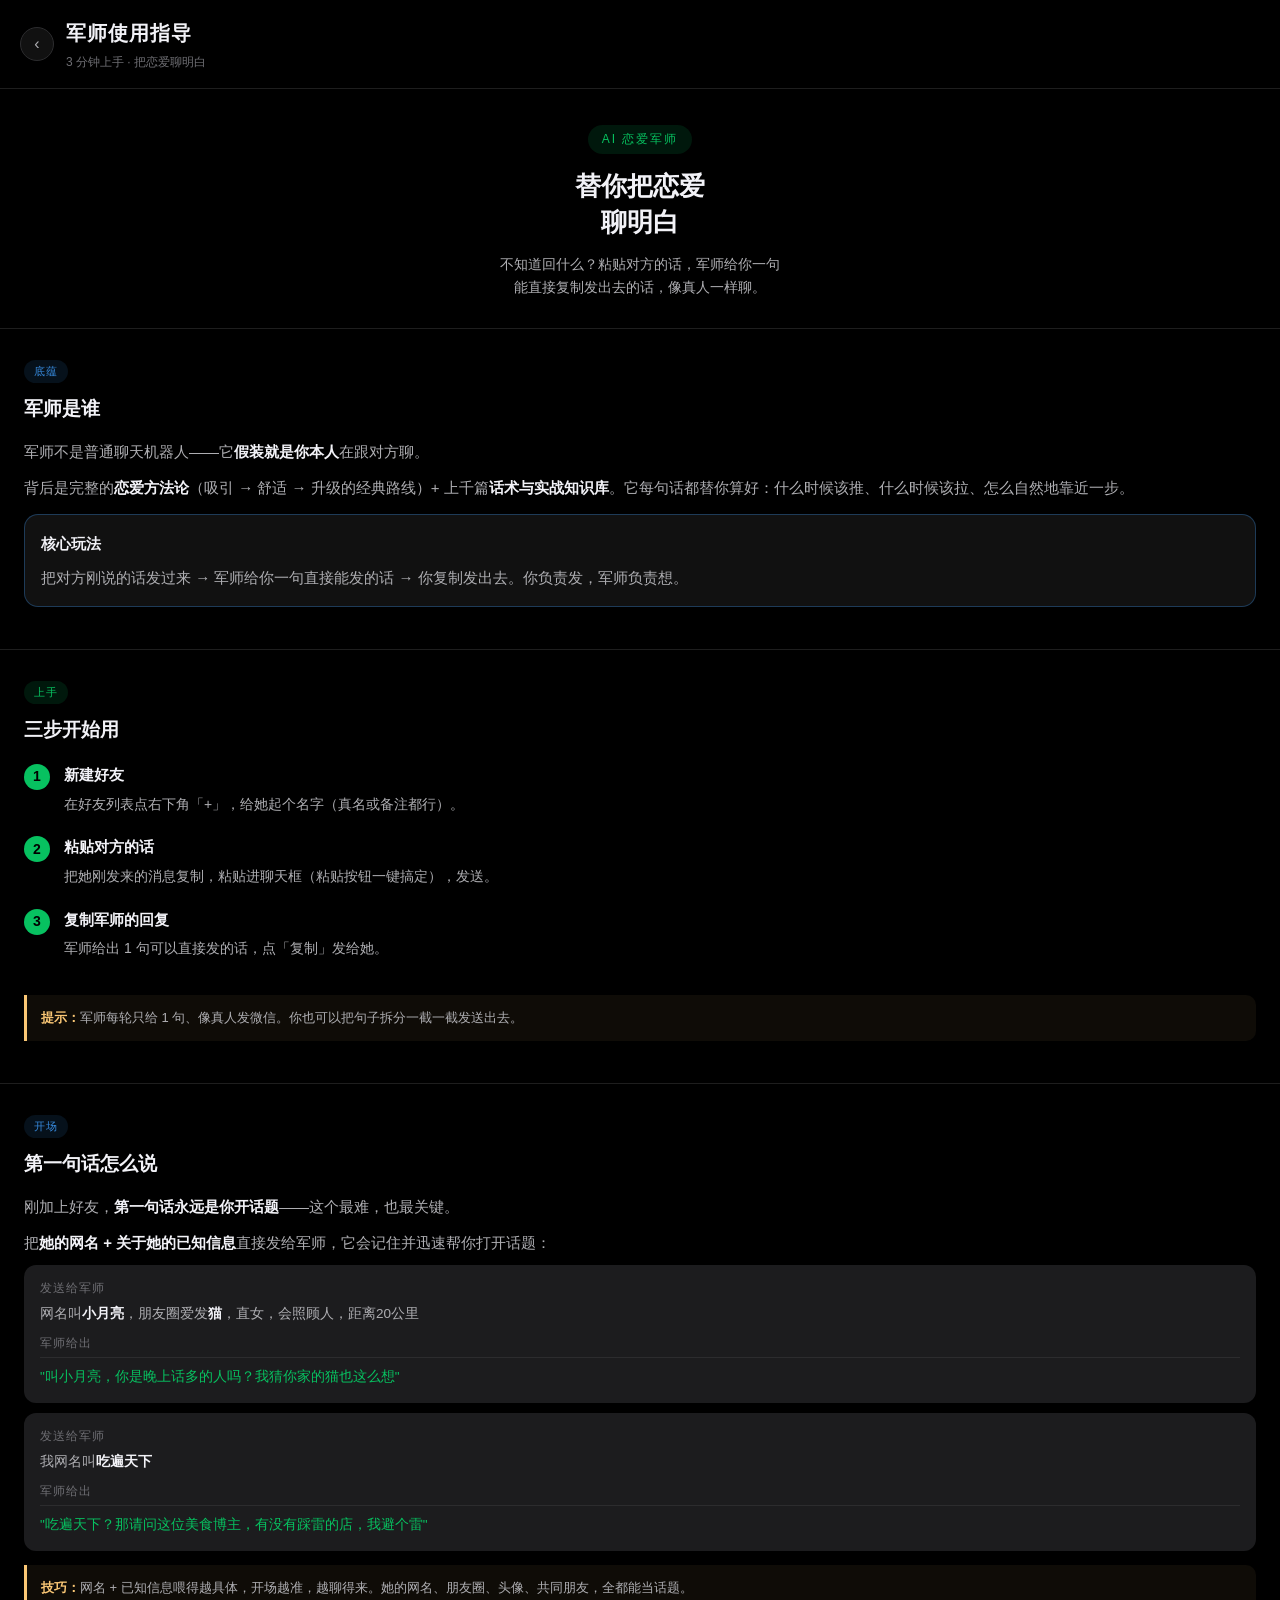
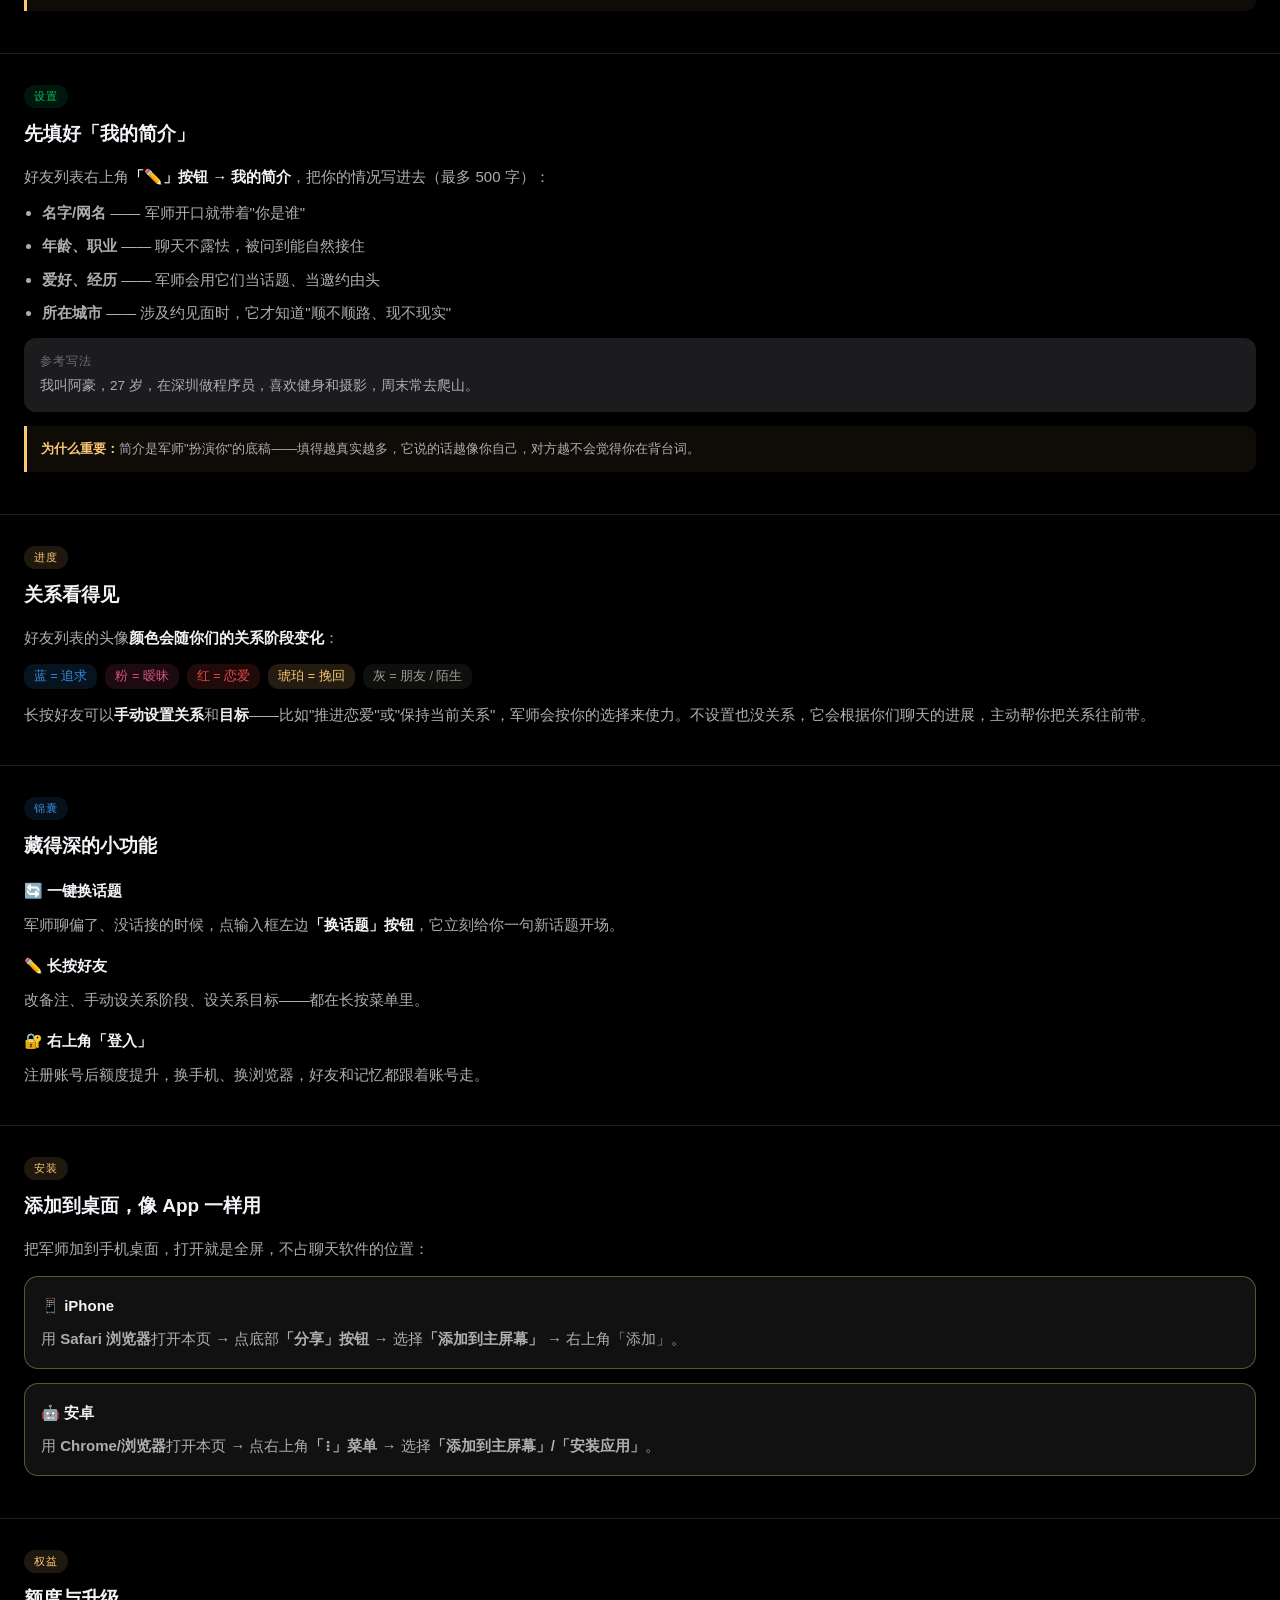
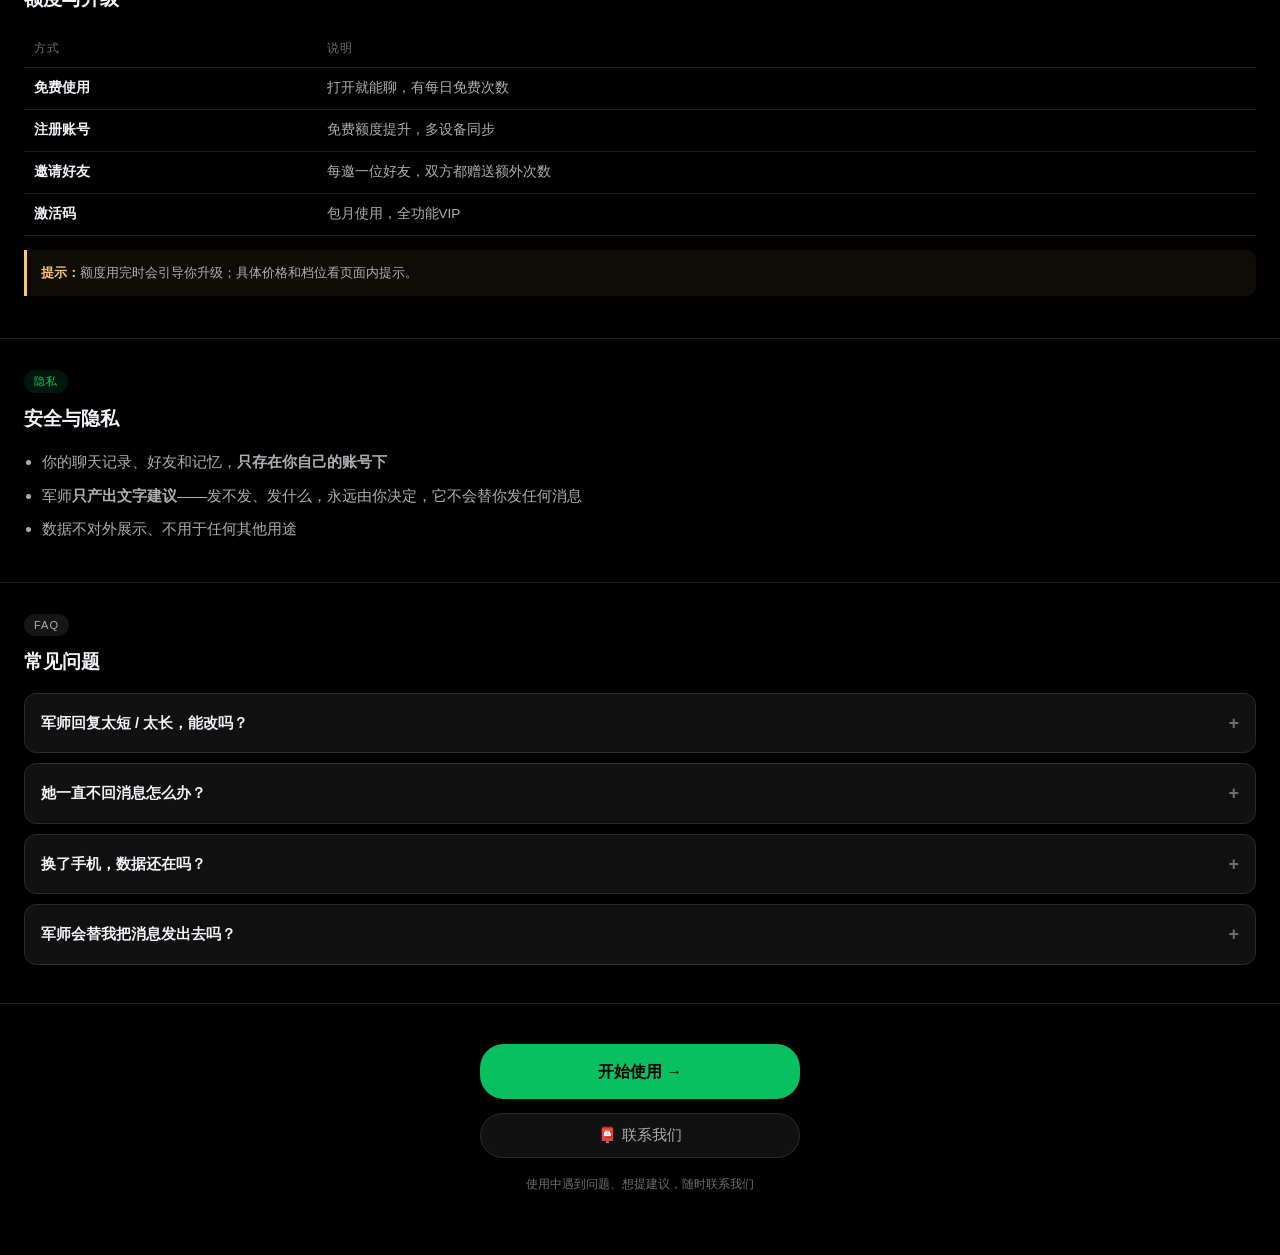
<file: guide.html>
<!DOCTYPE html>
<html lang="zh-CN">
<head>
<meta charset="UTF-8">
<meta name="viewport" content="width=device-width, initial-scale=1.0, viewport-fit=cover">
<meta name="theme-color" content="#000000">
<title>军师使用指导</title>
<link rel="icon" type="image/png" sizes="32x32" href="icons/icon-32.png">
<link rel="icon" type="image/png" sizes="192x192" href="icons/icon-192.png">
<link rel="apple-touch-icon" href="icons/apple-touch-icon.png">
<style>
:root {
    --bg: #000000;
    --surface: #111111;
    --elevated: #1C1C1E;
    --divider: #1E1E1E;
    --border: #2C2C2E;
    --text: #F2F2F7;
    --text2: #AEAEB2;
    --text3: #6E6E73;
    --green: #07C160;
    --blue: #378ADD;
    --amber: #FAC775;
    --pink: #D4537E;
    --red: #E24B4A;
}
* { margin: 0; padding: 0; box-sizing: border-box; -webkit-tap-highlight-color: transparent; }
body {
    background: var(--bg);
    color: var(--text);
    font-family: -apple-system, BlinkMacSystemFont, 'Segoe UI', 'PingFang SC', 'Noto Sans SC', sans-serif;
    font-size: 15px;
    line-height: 1.7;
    min-height: 100vh;
    padding-bottom: calc(40px + env(safe-area-inset-bottom, 0px));
}
.header {
    position: sticky;
    top: 0;
    z-index: 10;
    background: rgba(0,0,0,0.92);
    backdrop-filter: blur(12px);
    -webkit-backdrop-filter: blur(12px);
    padding: 16px 20px;
    display: flex;
    align-items: center;
    gap: 12px;
    border-bottom: 1px solid var(--divider);
}
.header h1 { font-size: 20px; font-weight: 600; letter-spacing: 1px; }
.header .sub { font-size: 12px; color: var(--text3); margin-top: 2px; }
.header .back {
    width: 34px; height: 34px; border-radius: 50%;
    background: var(--surface); border: 1px solid var(--border);
    color: var(--text2); font-size: 16px; cursor: pointer;
    display: flex; align-items: center; justify-content: center;
    flex-shrink: 0;
}
.header .back:active { transform: scale(0.94); }
.hero {
    padding: 36px 24px 28px;
    text-align: center;
    border-bottom: 1px solid var(--divider);
}
.hero .badge {
    display: inline-block; padding: 4px 14px; border-radius: 20px;
    background: rgba(7,193,96,0.12); color: var(--green);
    font-size: 12px; margin-bottom: 14px; letter-spacing: 2px;
}
.hero h2 { font-size: 26px; font-weight: 700; line-height: 1.4; }
.hero p { color: var(--text2); margin-top: 12px; font-size: 14px; }
.sec {
    padding: 28px 24px;
    border-bottom: 1px solid var(--divider);
}
.sec-tag {
    display: inline-block; font-size: 11px; padding: 2px 10px;
    border-radius: 12px; margin-bottom: 10px; letter-spacing: 1px;
}
.sec h3 { font-size: 19px; font-weight: 600; margin-bottom: 14px; }
.sec h4 { font-size: 15px; font-weight: 600; margin: 16px 0 8px; color: var(--text); }
.sec p { color: var(--text2); margin-bottom: 10px; }
.sec p strong { color: var(--text); font-weight: 600; }
.sec ul { padding-left: 18px; margin: 8px 0 12px; }
.sec li { color: var(--text2); margin-bottom: 8px; }
.card {
    background: var(--surface);
    border: 1px solid var(--border);
    border-radius: 14px;
    padding: 16px;
    margin: 14px 0;
}
.card.green { border-color: rgba(7,193,96,0.35); }
.card.blue { border-color: rgba(55,138,221,0.35); }
.card.amber { border-color: rgba(250,199,117,0.35); }
.steps { display: flex; flex-direction: column; gap: 0; margin: 16px 0; }
.step { display: flex; gap: 14px; align-items: flex-start; }
.step .num {
    width: 26px; height: 26px; border-radius: 50%;
    background: var(--green); color: #000; font-weight: 700;
    font-size: 14px; display: flex; align-items: center; justify-content: center;
    flex-shrink: 0; margin-top: 2px;
}
.step .body { flex: 1; padding-bottom: 18px; }
.step .body b { color: var(--text); display: block; font-size: 15px; margin-bottom: 3px; }
.step .body span { color: var(--text2); font-size: 14px; }
.demo {
    background: var(--elevated);
    border-radius: 12px;
    padding: 14px 16px;
    font-size: 13.5px;
    margin: 10px 0;
}
.demo .in { color: var(--text2); margin-bottom: 8px; }
.demo .in b { color: var(--text); font-weight: 600; }
.demo .out {
    color: var(--green);
    border-top: 1px solid var(--border);
    padding-top: 8px;
}
.demo .out b { color: var(--green); font-weight: 600; }
.demo .label { color: var(--text3); font-size: 11.5px; letter-spacing: 1px; margin-bottom: 4px; }
.chip { display: inline-block; padding: 2px 10px; border-radius: 10px; font-size: 12.5px; margin: 3px 4px 3px 0; }
.chip.b { background: rgba(55,138,221,0.14); color: var(--blue); }
.chip.p { background: rgba(212,83,126,0.14); color: var(--pink); }
.chip.r { background: rgba(226,75,74,0.14); color: var(--red); }
.chip.a { background: rgba(250,199,117,0.14); color: var(--amber); }
.chip.g { background: rgba(95,94,90,0.16); color: #9C9A95; }
.note {
    background: rgba(250,199,117,0.06);
    border-left: 3px solid var(--amber);
    padding: 12px 14px;
    border-radius: 0 10px 10px 0;
    font-size: 13px;
    color: var(--text2);
    margin: 14px 0;
}
.note b { color: var(--amber); font-weight: 600; }
table { width: 100%; border-collapse: collapse; margin: 12px 0; font-size: 13.5px; }
th, td { text-align: left; padding: 9px 10px; border-bottom: 1px solid var(--divider); }
th { color: var(--text3); font-weight: 500; font-size: 12px; letter-spacing: 1px; }
td { color: var(--text2); }
td b { color: var(--text); font-weight: 600; }
.faq details {
    background: var(--surface);
    border: 1px solid var(--border);
    border-radius: 12px;
    padding: 14px 16px;
    margin-bottom: 10px;
}
.faq summary {
    cursor: pointer; color: var(--text); font-weight: 600; font-size: 14.5px;
    list-style: none; display: flex; justify-content: space-between; align-items: center;
}
.faq summary::after { content: '+'; color: var(--text3); font-size: 18px; }
.faq details[open] summary::after { content: '−'; }
.faq details p { margin-top: 10px; font-size: 13.5px; color: var(--text2); }
.footer {
    padding: 40px 24px 20px;
    text-align: center;
}
.cta {
    display: block; width: 100%; max-width: 320px; margin: 0 auto;
    background: var(--green); color: #000; font-weight: 700; font-size: 16px;
    border: none; border-radius: 24px; padding: 14px 0;
    cursor: pointer; text-decoration: none;
}
.cta:active { transform: scale(0.98); }
.footer .tip { color: var(--text3); font-size: 12px; margin-top: 16px; }
.contact-btn {
    display: block; width: 100%; max-width: 320px; margin: 14px auto 0;
    background: var(--surface); color: var(--text2);
    border: 1px solid var(--border); border-radius: 24px;
    padding: 12px 0; font-size: 15px; cursor: pointer;
}
.contact-btn:active { transform: scale(0.98); background: var(--elevated); }
.mask {
    position: fixed; inset: 0; z-index: 100;
    background: rgba(0,0,0,0.7);
    display: none; align-items: flex-end; justify-content: center;
}
.mask.show { display: flex; }
.contact-box {
    width: 100%; max-width: 480px;
    background: var(--elevated);
    border-radius: 18px 18px 0 0;
    padding: 24px 20px calc(20px + env(safe-area-inset-bottom, 0px));
}
.contact-title { font-size: 18px; font-weight: 700; }
.contact-sub { color: var(--text3); font-size: 13px; margin: 6px 0 14px; }
.contact-input {
    width: 100%; padding: 12px 14px;
    background: var(--surface); color: var(--text);
    border: 1px solid var(--border); border-radius: 10px;
    font-size: 14px; font-family: inherit; outline: none;
    box-sizing: border-box; resize: none;
}
.contact-input:focus { border-color: var(--green); }
.contact-actions { display: flex; gap: 10px; margin-top: 14px; }
.contact-actions button {
    flex: 1; padding: 12px 0; border-radius: 22px;
    font-size: 15px; font-weight: 600; cursor: pointer; border: none;
}
.contact-cancel { background: var(--surface); color: var(--text2); border: 1px solid var(--border); }
.contact-send { background: var(--green); color: #000; }
.contact-send:disabled { opacity: 0.6; }
</style>
</head>
<body>

<div class="header">
    <button class="back" onclick="history.back()" aria-label="返回">‹</button>
    <div>
        <h1>军师使用指导</h1>
        <div class="sub">3 分钟上手 · 把恋爱聊明白</div>
    </div>
</div>

<div class="hero">
    <span class="badge">AI 恋爱军师</span>
    <h2>替你把恋爱<br>聊明白</h2>
    <p>不知道回什么？粘贴对方的话，军师给你一句<br>能直接复制发出去的话，像真人一样聊。</p>
</div>

<!-- ① 军师是谁 -->
<div class="sec">
    <span class="sec-tag" style="background:rgba(55,138,221,0.12);color:var(--blue);">底蕴</span>
    <h3>军师是谁</h3>
    <p>军师不是普通聊天机器人——它<strong>假装就是你本人</strong>在跟对方聊。</p>
    <p>背后是完整的<strong>恋爱方法论</strong>（吸引 → 舒适 → 升级的经典路线）+ 上千篇<strong>话术与实战知识库</strong>。它每句话都替你算好：什么时候该推、什么时候该拉、怎么自然地靠近一步。</p>
    <div class="card blue">
        <b>核心玩法</b>
        <p style="margin:8px 0 0;">把对方刚说的话发过来 → 军师给你一句直接能发的话 → 你复制发出去。你负责发，军师负责想。</p>
    </div>
</div>

<!-- ② 三步用法 -->
<div class="sec">
    <span class="sec-tag" style="background:rgba(7,193,96,0.12);color:var(--green);">上手</span>
    <h3>三步开始用</h3>
    <div class="steps">
        <div class="step">
            <div class="num">1</div>
            <div class="body"><b>新建好友</b><span>在好友列表点右下角「+」，给她起个名字（真名或备注都行）。</span></div>
        </div>
        <div class="step">
            <div class="num">2</div>
            <div class="body"><b>粘贴对方的话</b><span>把她刚发来的消息复制，粘贴进聊天框（粘贴按钮一键搞定），发送。</span></div>
        </div>
        <div class="step">
            <div class="num">3</div>
            <div class="body"><b>复制军师的回复</b><span>军师给出 1 句可以直接发的话，点「复制」发给她。</span></div>
        </div>
    </div>
    <div class="note"><b>提示：</b>军师每轮只给 1 句、像真人发微信。你也可以把句子拆分一截一截发送出去。</div>
</div>

<!-- ③ 第一句话怎么说 -->
<div class="sec">
    <span class="sec-tag" style="background:rgba(55,138,221,0.12);color:var(--blue);">开场</span>
    <h3>第一句话怎么说</h3>
    <p>刚加上好友，<strong>第一句话永远是你开话题</strong>——这个最难，也最关键。</p>
    <p>把<strong>她的网名 + 关于她的已知信息</strong>直接发给军师，它会记住并迅速帮你打开话题：</p>
    <div class="demo">
        <div class="label">发送给军师</div>
        <div class="in">网名叫<b>小月亮</b>，朋友圈爱发<b>猫</b>，直女，会照顾人，距离20公里</div>
        <div class="label">军师给出</div>
        <div class="out">"叫小月亮，你是晚上话多的人吗？我猜你家的猫也这么想"</div>
    </div>
    <div class="demo">
        <div class="label">发送给军师</div>
        <div class="in">我网名叫<b>吃遍天下</b></div>
        <div class="label">军师给出</div>
        <div class="out">"吃遍天下？那请问这位美食博主，有没有踩雷的店，我避个雷"</div>
    </div>
    <div class="note"><b>技巧：</b>网名 + 已知信息喂得越具体，开场越准，越聊得来。她的网名、朋友圈、头像、共同朋友，全都能当话题。</div>
</div>

<!-- ④ 个人简介的使用说明 -->
<div class="sec">
    <span class="sec-tag" style="background:rgba(7,193,96,0.12);color:var(--green);">设置</span>
    <h3>先填好「我的简介」</h3>
    <p>好友列表右上角<strong>「✏️」按钮 → 我的简介</strong>，把你的情况写进去（最多 500 字）：</p>
    <ul>
        <li><strong>名字/网名</strong> —— 军师开口就带着"你是谁"</li>
        <li><strong>年龄、职业</strong> —— 聊天不露怯，被问到能自然接住</li>
        <li><strong>爱好、经历</strong> —— 军师会用它们当话题、当邀约由头</li>
        <li><strong>所在城市</strong> —— 涉及约见面时，它才知道"顺不顺路、现不现实"</li>
    </ul>
    <div class="demo">
        <div class="label">参考写法</div>
        <div class="in" style="margin-bottom:0;">我叫阿豪，27 岁，在深圳做程序员，喜欢健身和摄影，周末常去爬山。</div>
    </div>
    <div class="note"><b>为什么重要：</b>简介是军师"扮演你"的底稿——填得越真实越多，它说的话越像你自己，对方越不会觉得你在背台词。</div>
</div>

<!-- ⑤ 关系看得见（保密版：只讲结果） -->
<div class="sec">
    <span class="sec-tag" style="background:rgba(250,199,117,0.12);color:var(--amber);">进度</span>
    <h3>关系看得见</h3>
    <p>好友列表的头像<strong>颜色会随你们的关系阶段变化</strong>：</p>
    <p>
        <span class="chip b">蓝 = 追求</span>
        <span class="chip p">粉 = 暧昧</span>
        <span class="chip r">红 = 恋爱</span>
        <span class="chip a">琥珀 = 挽回</span>
        <span class="chip g">灰 = 朋友 / 陌生</span>
    </p>
    <p>长按好友可以<strong>手动设置关系</strong>和<strong>目标</strong>——比如"推进恋爱"或"保持当前关系"，军师会按你的选择来使力。不设置也没关系，它会根据你们聊天的进展，主动帮你把关系往前带。</p>
</div>

<!-- ⑥ 功能锦囊 -->
<div class="sec">
    <span class="sec-tag" style="background:rgba(55,138,221,0.12);color:var(--blue);">锦囊</span>
    <h3>藏得深的小功能</h3>
    <h4>🔄 一键换话题</h4>
    <p>军师聊偏了、没话接的时候，点输入框左边<strong>「换话题」按钮</strong>，它立刻给你一句新话题开场。</p>
    <h4>✏️ 长按好友</h4>
    <p>改备注、手动设关系阶段、设关系目标——都在长按菜单里。</p>
    <h4>🔐 右上角「登入」</h4>
    <p>注册账号后额度提升，换手机、换浏览器，好友和记忆都跟着账号走。</p>
</div>

<!-- ⑦ 添加到桌面 -->
<div class="sec">
    <span class="sec-tag" style="background:rgba(250,199,117,0.12);color:var(--amber);">安装</span>
    <h3>添加到桌面，像 App 一样用</h3>
    <p>把军师加到手机桌面，打开就是全屏，不占聊天软件的位置：</p>
    <div class="card amber">
        <h4 style="margin-top:0;">📱 iPhone</h4>
        <p style="margin:0;">用 <b>Safari 浏览器</b>打开本页 → 点底部<b>「分享」按钮</b> → 选择<b>「添加到主屏幕」</b> → 右上角「添加」。</p>
    </div>
    <div class="card amber">
        <h4 style="margin-top:0;">🤖 安卓</h4>
        <p style="margin:0;">用 <b>Chrome/浏览器</b>打开本页 → 点右上角<b>「⋮」菜单</b> → 选择<b>「添加到主屏幕」/「安装应用」</b>。</p>
    </div>
</div>

<!-- ⑧ 额度和升级 -->
<div class="sec">
    <span class="sec-tag" style="background:rgba(250,199,117,0.12);color:var(--amber);">权益</span>
    <h3>额度与升级</h3>
    <table>
        <tr><th>方式</th><th>说明</th></tr>
        <tr><td><b>免费使用</b></td><td>打开就能聊，有每日免费次数</td></tr>
        <tr><td><b>注册账号</b></td><td>免费额度提升，多设备同步</td></tr>
        <tr><td><b>邀请好友</b></td><td>每邀一位好友，双方都赠送额外次数</td></tr>
        <tr><td><b>激活码</b></td><td>包月使用，全功能VIP</td></tr>
    </table>
    <div class="note"><b>提示：</b>额度用完时会引导你升级；具体价格和档位看页面内提示。</div>
</div>

<!-- ⑨ 安全与隐私 -->
<div class="sec">
    <span class="sec-tag" style="background:rgba(7,193,96,0.12);color:var(--green);">隐私</span>
    <h3>安全与隐私</h3>
    <ul>
        <li>你的聊天记录、好友和记忆，<strong>只存在你自己的账号下</strong></li>
        <li>军师<strong>只产出文字建议</strong>——发不发、发什么，永远由你决定，它不会替你发任何消息</li>
        <li>数据不对外展示、不用于任何其他用途</li>
    </ul>
</div>

<!-- ⑩ FAQ -->
<div class="sec faq">
    <span class="sec-tag" style="background:rgba(110,110,115,0.2);color:var(--text2);">FAQ</span>
    <h3>常见问题</h3>
    <details>
        <summary>军师回复太短 / 太长，能改吗？</summary>
        <p>军师默认每轮只给 1 句（像真人发微信）。如果对方在认真聊长话题，你可以多粘贴几句上下文，它会自然调整。</p>
    </details>
    <details>
        <summary>她一直不回消息怎么办？</summary>
        <p>把"她没回"告诉军师（比如：/提示：她 2 小时没回了），它会帮你判断是缓一缓、换个话题、还是找个由头自然跟进——不会让你干等或硬催。</p>
    </details>
    <details>
        <summary>换了手机，数据还在吗？</summary>
        <p>注册账号后，好友和记忆都跟着账号走，换设备登录即可找回。游客模式的数据在本机浏览器里。</p>
    </details>
    <details>
        <summary>军师会替我把消息发出去吗？</summary>
        <p>不会。它只生成文字建议，所有发送动作都在你手里。</p>
    </details>
</div>

<div class="footer">
    <a class="cta" href="index.html">开始使用 →</a>
    <button class="contact-btn" onclick="openContact()">📮 联系我们</button>
    <div class="tip">使用中遇到问题、想提建议，随时联系我们</div>
</div>

<!-- 联系我们弹窗 -->
<div id="contact-mask" class="mask" onclick="if(event.target===this)closeContact()">
    <div class="contact-box">
        <div class="contact-title">联系我们</div>
        <p class="contact-sub">反馈使用问题或建议，我们会尽快回复</p>
        <textarea id="contact-content" class="contact-input" rows="4" maxlength="2000" placeholder="说说你遇到的问题或想法..."></textarea>
        <input id="contact-way" class="contact-input" style="margin-top:10px;" maxlength="100" placeholder="联系方式（选填：微信 / 邮箱 / 手机号）">
        <div class="contact-actions">
            <button class="contact-cancel" onclick="closeContact()">取消</button>
            <button class="contact-send" onclick="sendContact()">提交</button>
        </div>
    </div>
</div>

<script>
var APP_CONFIG = null;
try {
    var xhr = new XMLHttpRequest();
    xhr.open('GET', 'config.js', false);
    xhr.send();
    if (xhr.status === 200) {
        (0, eval)(xhr.responseText);
        APP_CONFIG = window.APP_CONFIG;
    }
} catch (e) { console.error('config 加载失败', e); }

function openContact() {
    document.getElementById('contact-mask').classList.add('show');
    document.getElementById('contact-content').focus();
}
function closeContact() {
    document.getElementById('contact-mask').classList.remove('show');
}
function sendContact() {
    var content = (document.getElementById('contact-content').value || '').trim();
    var way = (document.getElementById('contact-way').value || '').trim();
    if (!content) { alert('请先填写反馈内容'); return; }
    var btn = document.querySelector('.contact-send');
    btn.disabled = true;
    var old = btn.textContent;
    btn.textContent = '提交中...';
    var cfg = APP_CONFIG && APP_CONFIG.supabase;
    var url = cfg ? cfg.url.replace(/\/$/, '') + '/rest/v1/rpc/submit_feedback' : '';
    if (!url) {
        btn.disabled = false; btn.textContent = old;
        alert('反馈服务未配置，请稍后再试');
        return;
    }
    fetch(url, {
        method: 'POST',
        headers: { 'Content-Type': 'application/json', 'apikey': cfg.anonKey },
        body: JSON.stringify({ p_content: content, p_contact: way })
    }).then(function (r) { return r.json(); }).then(function (d) {
        btn.disabled = false; btn.textContent = old;
        if (d && d.success) {
            closeContact();
            document.getElementById('contact-content').value = '';
            document.getElementById('contact-way').value = '';
            alert(d.message || '已收到，感谢反馈！');
        } else {
            alert((d && d.message) || '提交失败，请重试');
        }
    }).catch(function () {
        btn.disabled = false; btn.textContent = old;
        alert('网络错误，请稍后再试');
    });
}
</script>

</body>
</html>
</file>
